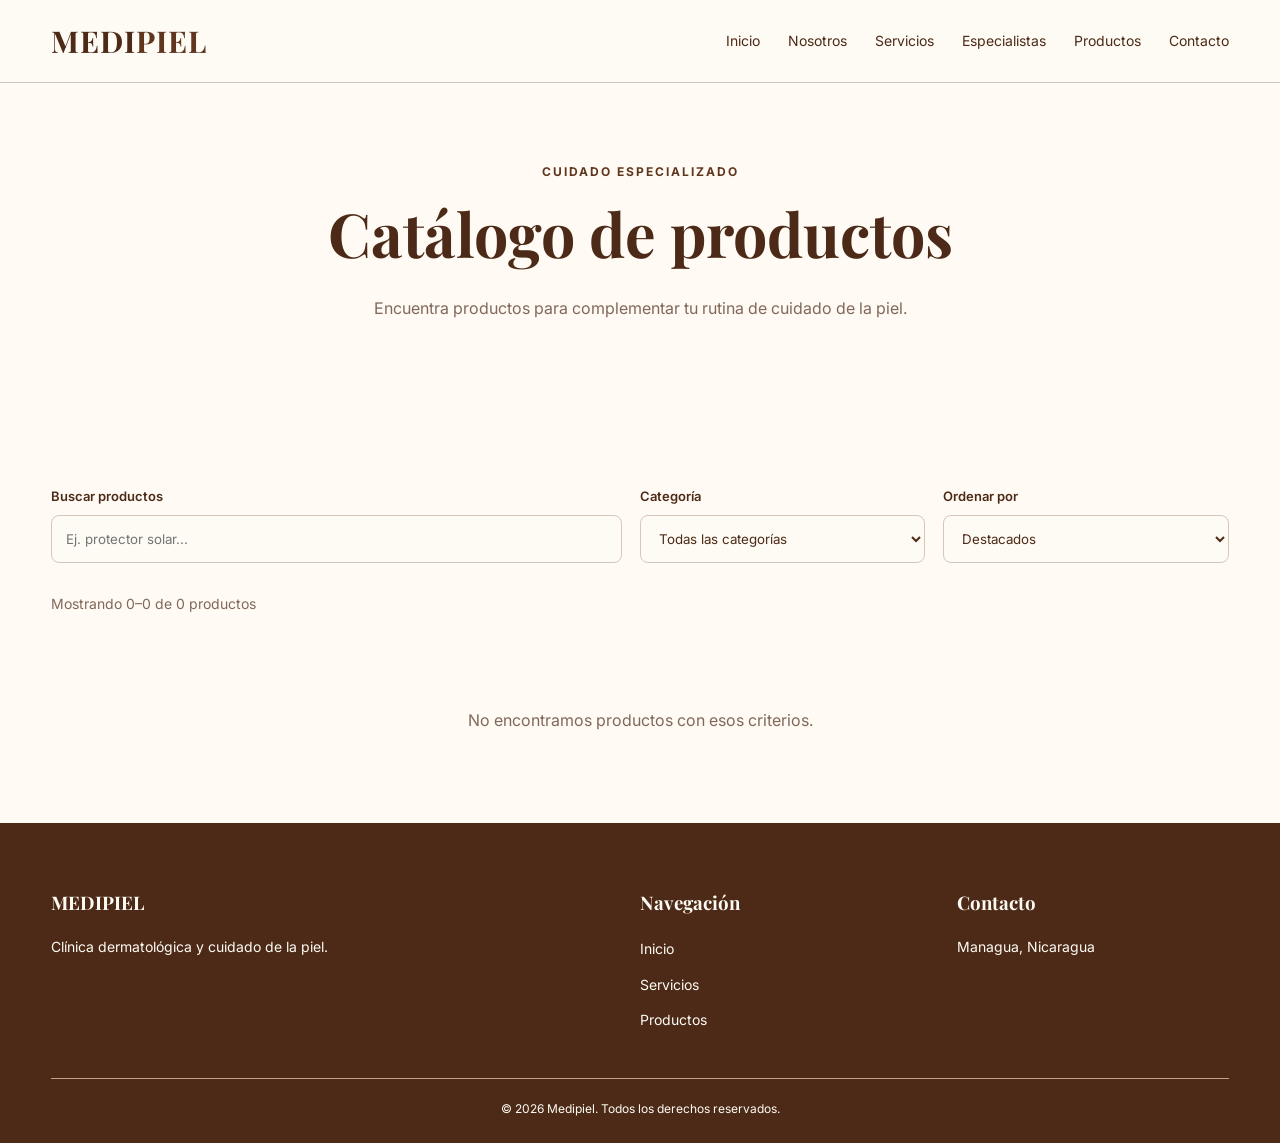
<file: catalogo.html>
<!DOCTYPE html>
<html lang="es">
<head>
  <meta charset="UTF-8">
  <meta name="viewport" content="width=device-width, initial-scale=1.0">

  <meta name="description" content="Catálogo de productos dermatológicos Medipiel.">

  <title>Productos | Medipiel</title>

  <link rel="preconnect" href="https://fonts.googleapis.com">
  <link rel="preconnect" href="https://fonts.gstatic.com" crossorigin>

  <link href="https://fonts.googleapis.com/css2?family=Inter:wght@400;500;600;700&family=Playfair+Display:wght@400;500;600;700&display=swap" rel="stylesheet">

  <link rel="stylesheet" href="assets/css/main.css">
  <link rel="stylesheet" href="assets/css/responsive.css">
  <link rel="stylesheet" href="assets/css/components.css">
</head>

<body>

  <header class="header">
    <div class="container navbar">
      <a href="index.html" class="logo">
        MEDI<span>PIEL</span>
      </a>

      <button class="menu-toggle" id="menuToggle"
        aria-label="Abrir menú" aria-expanded="false">☰</button>

      <nav>
        <ul class="nav-links" id="navLinks">
          <li><a href="index.html">Inicio</a></li>
          <li><a href="nosotros.html">Nosotros</a></li>
          <li><a href="servicios.html">Servicios</a></li>
          <li><a href="especialistas.html">Especialistas</a></li>
          <li><a href="catalogo.html">Productos</a></li>
          <li><a href="contacto.html">Contacto</a></li>
        </ul>
      </nav>
    </div>
  </header>

  <main>

    <section class="catalog-hero">
      <div class="container">
        <span class="hero-label">Cuidado especializado</span>
        <h1>Catálogo de productos</h1>
        <p>
          Encuentra productos para complementar
          tu rutina de cuidado de la piel.
        </p>
      </div>
    </section>

    <section class="section">
      <div class="container">

        <div class="catalog-toolbar">

          <div class="catalog-search">
            <label for="searchInput">Buscar productos</label>
            <input
              type="search"
              id="searchInput"
              placeholder="Ej. protector solar..."
            >
          </div>

          <div class="catalog-filter">
            <label for="categoryFilter">Categoría</label>
            <select id="categoryFilter">
              <option value="">Todas las categorías</option>
            </select>
          </div>

          <div class="catalog-filter">
            <label for="sortFilter">Ordenar por</label>
            <select id="sortFilter">
              <option value="default">Destacados</option>
              <option value="name-asc">Nombre A-Z</option>
              <option value="price-asc">Precio menor</option>
              <option value="price-desc">Precio mayor</option>
            </select>
          </div>

        </div>

        <div class="catalog-results">
          <p id="resultsCount" aria-live="polite">
            Cargando productos...
          </p>
        </div>

        <div id="catalogGrid" class="product-grid"
             aria-live="polite">
        </div>

        <div id="pagination" class="pagination"
             aria-label="Paginación del catálogo">
        </div>

        <div id="catalogMessage" class="catalog-message"
             role="status"></div>

      </div>
    </section>

  </main>

  <footer class="footer">
    <div class="container">
      <div class="footer-grid">
        <div>
          <h3>MEDIPIEL</h3>
          <p>Clínica dermatológica y cuidado de la piel.</p>
        </div>

        <div>
          <h3>Navegación</h3>
          <ul class="footer-links">
            <li><a href="index.html">Inicio</a></li>
            <li><a href="servicios.html">Servicios</a></li>
            <li><a href="catalogo.html">Productos</a></li>
          </ul>
        </div>

        <div>
          <h3>Contacto</h3>
          <p>Managua, Nicaragua</p>
        </div>
      </div>

      <div class="footer-bottom">
        © <span id="currentYear"></span> Medipiel.
        Todos los derechos reservados.
      </div>
    </div>
  </footer>

  <script src="assets/js/utils.js"></script>
  <script src="assets/js/main.js"></script>
  <script src="assets/js/whatsapp.js"></script>
  <script src="assets/js/catalog.js"></script>

</body>
</html>
</file>
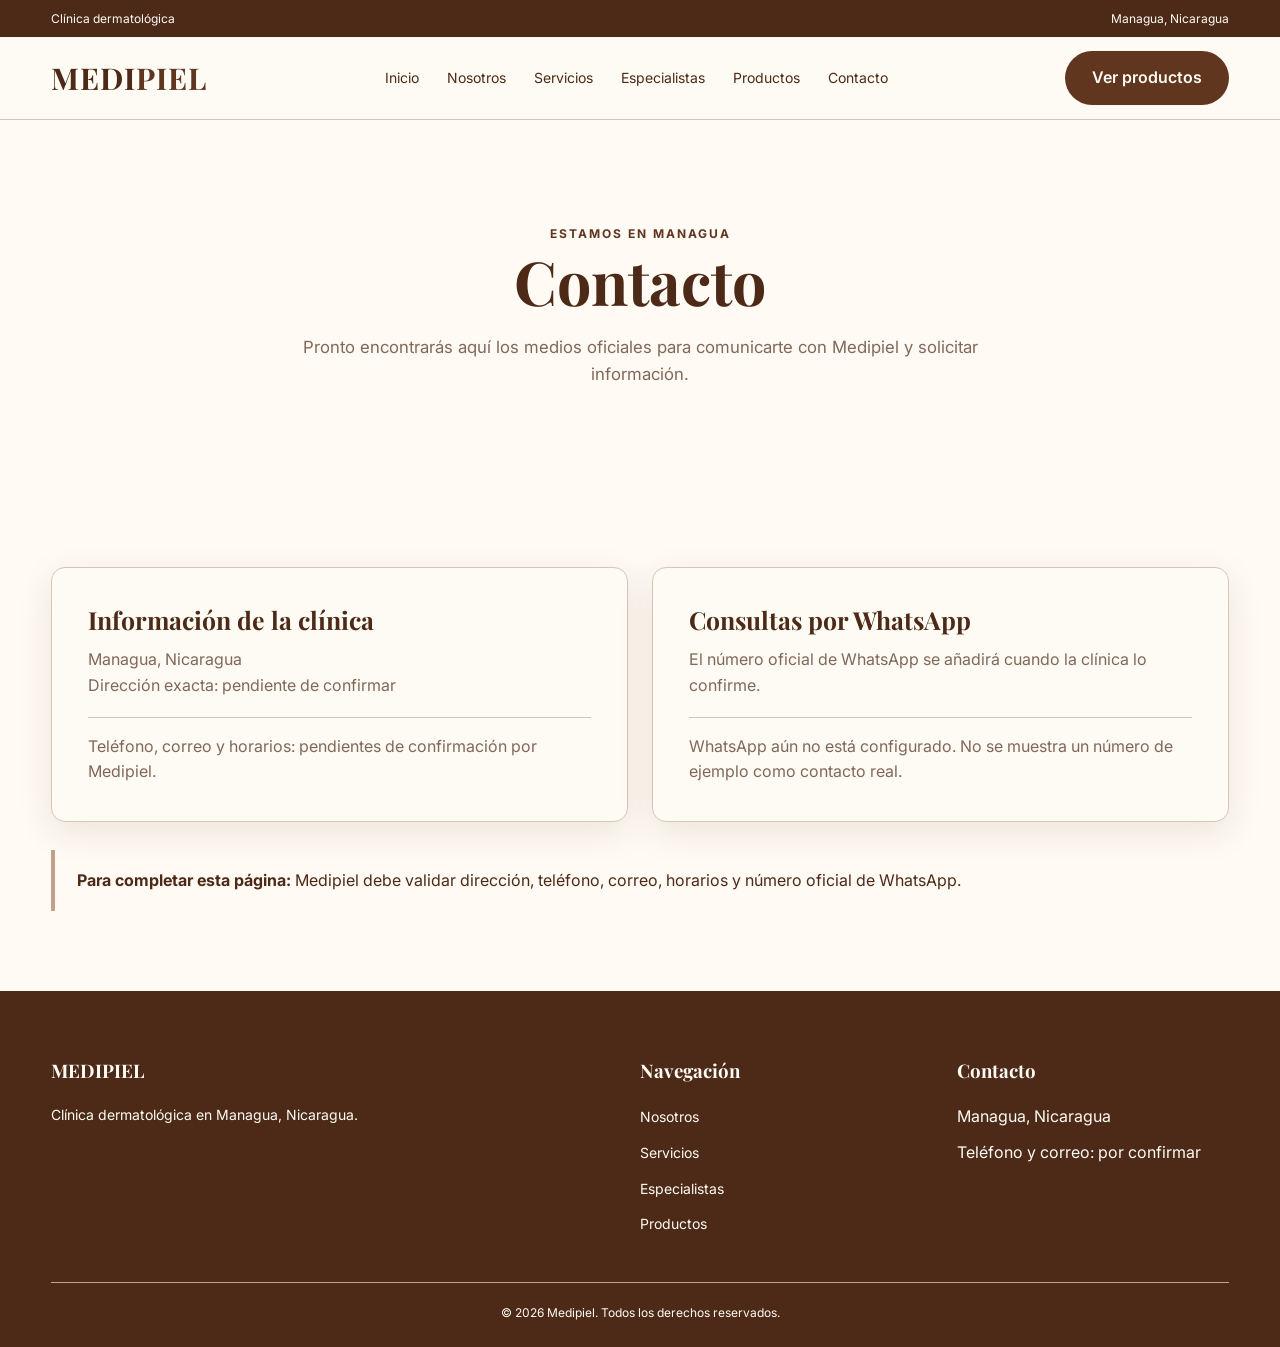
<file: contacto.html>
<!DOCTYPE html>
<html lang="es">
<head>
  <meta charset="UTF-8">
  <meta name="viewport" content="width=device-width, initial-scale=1.0">
  <meta name="description" content="Información de contacto de Medipiel en Managua. Los datos oficiales se confirmarán antes de publicación.">
  <title>Contacto | Medipiel</title>
  <link rel="preconnect" href="https://fonts.googleapis.com">
  <link rel="preconnect" href="https://fonts.gstatic.com" crossorigin>
  <link href="https://fonts.googleapis.com/css2?family=Inter:wght@400;500;600;700&family=Playfair+Display:wght@400;500;600;700&display=swap" rel="stylesheet">
  <link rel="stylesheet" href="assets/css/main.css">
  <link rel="stylesheet" href="assets/css/responsive.css">
  <link rel="stylesheet" href="assets/css/components.css">
</head>
<body>
  <div class="topbar"><div class="container topbar-content"><span>Clínica dermatológica</span><span>Managua, Nicaragua</span></div></div>
  <header class="header">
    <div class="container navbar">
      <a href="index.html" class="logo">MEDI<span>PIEL</span></a>
      <button class="menu-toggle" id="menuToggle" aria-label="Abrir menú" aria-expanded="false">☰</button>
      <nav aria-label="Navegación principal"><ul class="nav-links" id="navLinks">
        <li><a href="index.html">Inicio</a></li><li><a href="nosotros.html">Nosotros</a></li>
        <li><a href="servicios.html">Servicios</a></li><li><a href="especialistas.html">Especialistas</a></li>
        <li><a href="catalogo.html">Productos</a></li><li><a href="contacto.html" aria-current="page">Contacto</a></li>
      </ul></nav>
      <div class="nav-actions"><a href="catalogo.html" class="btn">Ver productos</a></div>
    </div>
  </header>

  <main>
    <section class="page-hero"><div class="container"><span class="hero-label">Estamos en Managua</span><h1>Contacto</h1><p>Pronto encontrarás aquí los medios oficiales para comunicarte con Medipiel y solicitar información.</p></div></section>
    <section class="page-content">
      <div class="container">
        <div class="contact-grid">
          <article class="contact-card">
            <h2>Información de la clínica</h2>
            <address>Managua, Nicaragua<br>Dirección exacta: pendiente de confirmar</address>
            <p class="contact-status">Teléfono, correo y horarios: pendientes de confirmación por Medipiel.</p>
          </article>
          <article class="contact-card">
            <h2>Consultas por WhatsApp</h2>
            <p>El número oficial de WhatsApp se añadirá cuando la clínica lo confirme.</p>
            <p class="contact-status">WhatsApp aún no está configurado. No se muestra un número de ejemplo como contacto real.</p>
          </article>
        </div>
        <aside class="approval-note" role="note"><strong>Para completar esta página:</strong> Medipiel debe validar dirección, teléfono, correo, horarios y número oficial de WhatsApp.</aside>
      </div>
    </section>
  </main>

  <footer class="footer"><div class="container"><div class="footer-grid">
    <div><h3>MEDIPIEL</h3><p>Clínica dermatológica en Managua, Nicaragua.</p></div>
    <div><h3>Navegación</h3><ul class="footer-links"><li><a href="nosotros.html">Nosotros</a></li><li><a href="servicios.html">Servicios</a></li><li><a href="especialistas.html">Especialistas</a></li><li><a href="catalogo.html">Productos</a></li></ul></div>
    <div><h3>Contacto</h3><ul class="footer-links"><li>Managua, Nicaragua</li><li>Teléfono y correo: por confirmar</li></ul></div>
  </div><div class="footer-bottom">© <span id="currentYear"></span> Medipiel. Todos los derechos reservados.</div></div></footer>
  <script src="assets/js/main.js"></script>
</body>
</html>
</file>
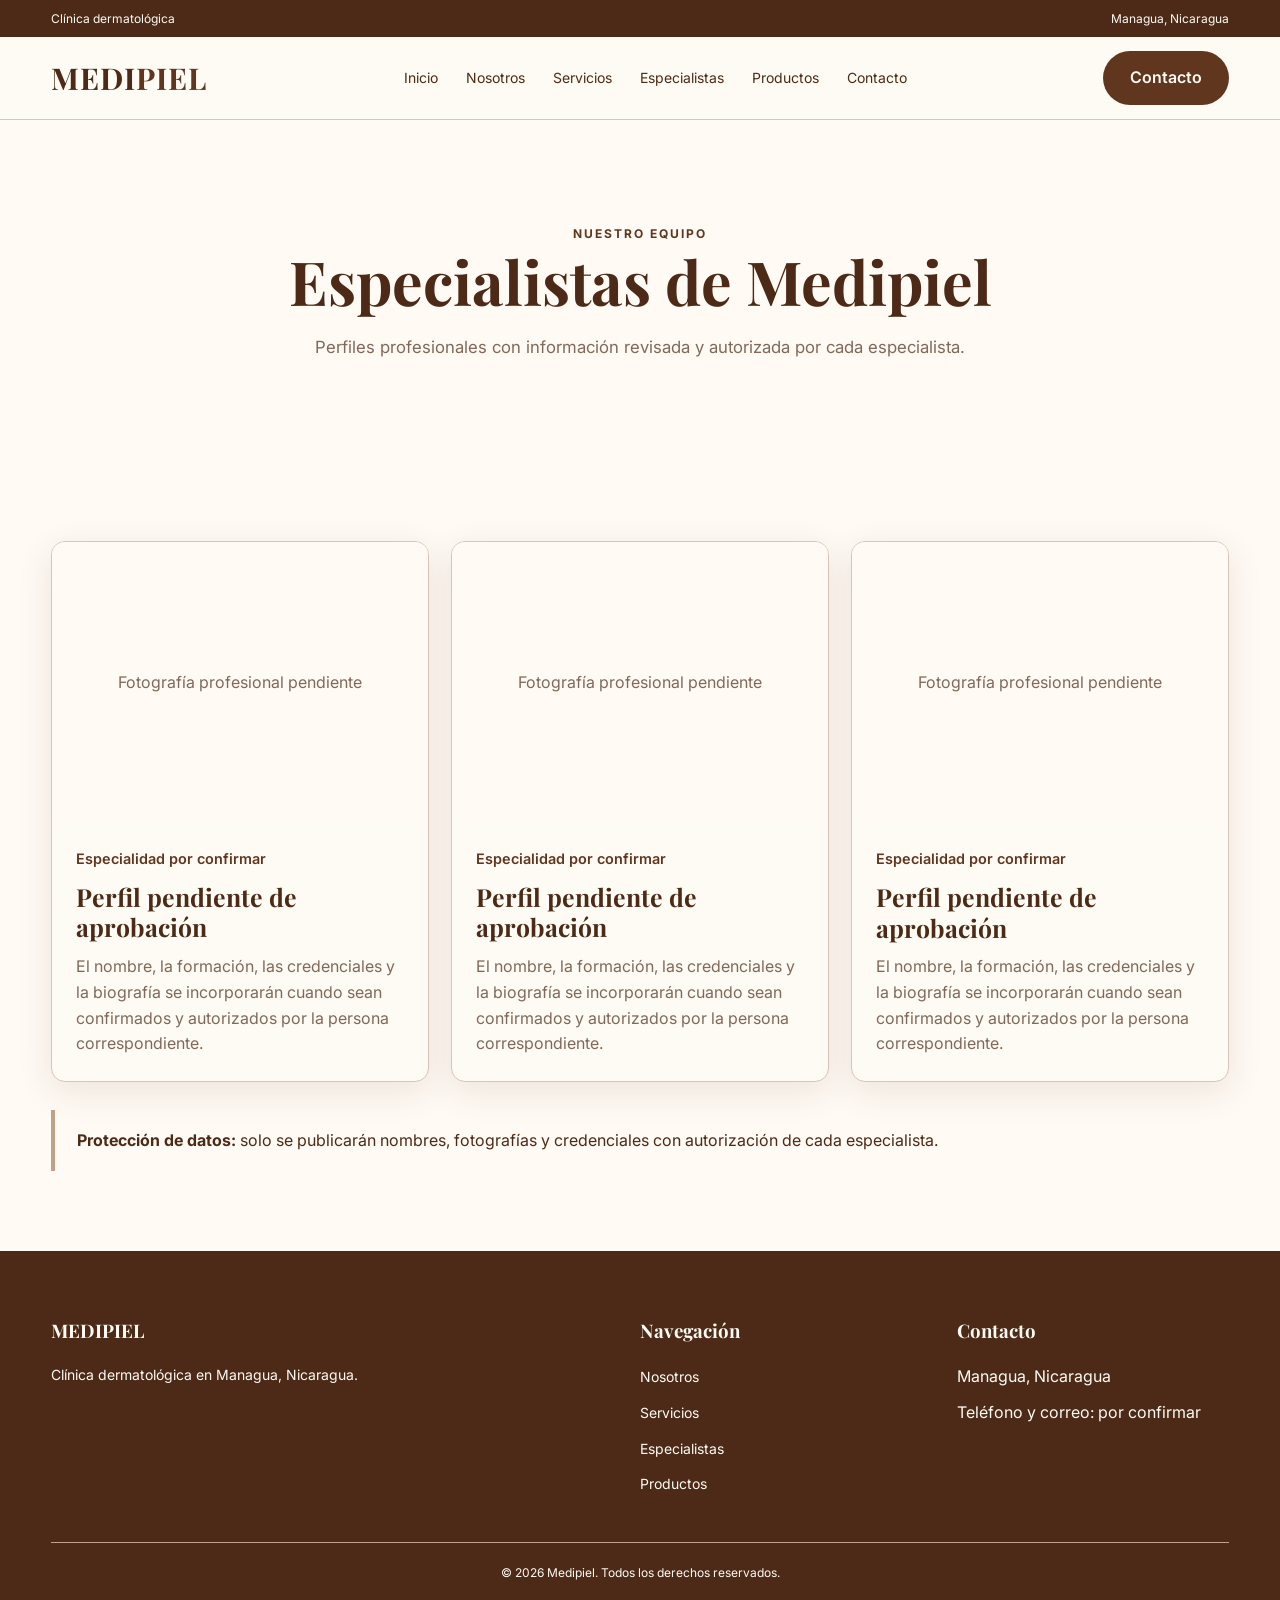
<file: especialistas.html>
<!DOCTYPE html>
<html lang="es">
<head>
  <meta charset="UTF-8">
  <meta name="viewport" content="width=device-width, initial-scale=1.0">
  <meta name="description" content="Conoce a los especialistas de Medipiel. Los perfiles se publicarán con autorización de sus titulares.">
  <title>Especialistas | Medipiel</title>
  <link rel="preconnect" href="https://fonts.googleapis.com">
  <link rel="preconnect" href="https://fonts.gstatic.com" crossorigin>
  <link href="https://fonts.googleapis.com/css2?family=Inter:wght@400;500;600;700&family=Playfair+Display:wght@400;500;600;700&display=swap" rel="stylesheet">
  <link rel="stylesheet" href="assets/css/main.css">
  <link rel="stylesheet" href="assets/css/responsive.css">
  <link rel="stylesheet" href="assets/css/components.css">
</head>
<body>
  <div class="topbar"><div class="container topbar-content"><span>Clínica dermatológica</span><span>Managua, Nicaragua</span></div></div>
  <header class="header">
    <div class="container navbar">
      <a href="index.html" class="logo">MEDI<span>PIEL</span></a>
      <button class="menu-toggle" id="menuToggle" aria-label="Abrir menú" aria-expanded="false">☰</button>
      <nav aria-label="Navegación principal"><ul class="nav-links" id="navLinks">
        <li><a href="index.html">Inicio</a></li><li><a href="nosotros.html">Nosotros</a></li>
        <li><a href="servicios.html">Servicios</a></li><li><a href="especialistas.html" aria-current="page">Especialistas</a></li>
        <li><a href="catalogo.html">Productos</a></li><li><a href="contacto.html">Contacto</a></li>
      </ul></nav>
      <div class="nav-actions"><a href="contacto.html" class="btn">Contacto</a></div>
    </div>
  </header>

  <main>
    <section class="page-hero"><div class="container"><span class="hero-label">Nuestro equipo</span><h1>Especialistas de Medipiel</h1><p>Perfiles profesionales con información revisada y autorizada por cada especialista.</p></div></section>
    <section class="page-content">
      <div class="container">
        <div class="specialist-grid">
          <article class="specialist-card">
            <div class="specialist-photo-placeholder" role="img" aria-label="Fotografía pendiente de autorización">Fotografía profesional pendiente</div>
            <div class="specialist-card-content"><p class="specialist-role">Especialidad por confirmar</p><h2>Perfil pendiente de aprobación</h2><p>El nombre, la formación, las credenciales y la biografía se incorporarán cuando sean confirmados y autorizados por la persona correspondiente.</p></div>
          </article>
          <article class="specialist-card">
            <div class="specialist-photo-placeholder" role="img" aria-label="Fotografía pendiente de autorización">Fotografía profesional pendiente</div>
            <div class="specialist-card-content"><p class="specialist-role">Especialidad por confirmar</p><h2>Perfil pendiente de aprobación</h2><p>El nombre, la formación, las credenciales y la biografía se incorporarán cuando sean confirmados y autorizados por la persona correspondiente.</p></div>
          </article>
          <article class="specialist-card">
            <div class="specialist-photo-placeholder" role="img" aria-label="Fotografía pendiente de autorización">Fotografía profesional pendiente</div>
            <div class="specialist-card-content"><p class="specialist-role">Especialidad por confirmar</p><h2>Perfil pendiente de aprobación</h2><p>El nombre, la formación, las credenciales y la biografía se incorporarán cuando sean confirmados y autorizados por la persona correspondiente.</p></div>
          </article>
        </div>
        <aside class="approval-note" role="note"><strong>Protección de datos:</strong> solo se publicarán nombres, fotografías y credenciales con autorización de cada especialista.</aside>
      </div>
    </section>
  </main>

  <footer class="footer"><div class="container"><div class="footer-grid">
    <div><h3>MEDIPIEL</h3><p>Clínica dermatológica en Managua, Nicaragua.</p></div>
    <div><h3>Navegación</h3><ul class="footer-links"><li><a href="nosotros.html">Nosotros</a></li><li><a href="servicios.html">Servicios</a></li><li><a href="especialistas.html">Especialistas</a></li><li><a href="catalogo.html">Productos</a></li></ul></div>
    <div><h3>Contacto</h3><ul class="footer-links"><li>Managua, Nicaragua</li><li>Teléfono y correo: por confirmar</li></ul></div>
  </div><div class="footer-bottom">© <span id="currentYear"></span> Medipiel. Todos los derechos reservados.</div></div></footer>
  <script src="assets/js/main.js"></script>
</body>
</html>
</file>
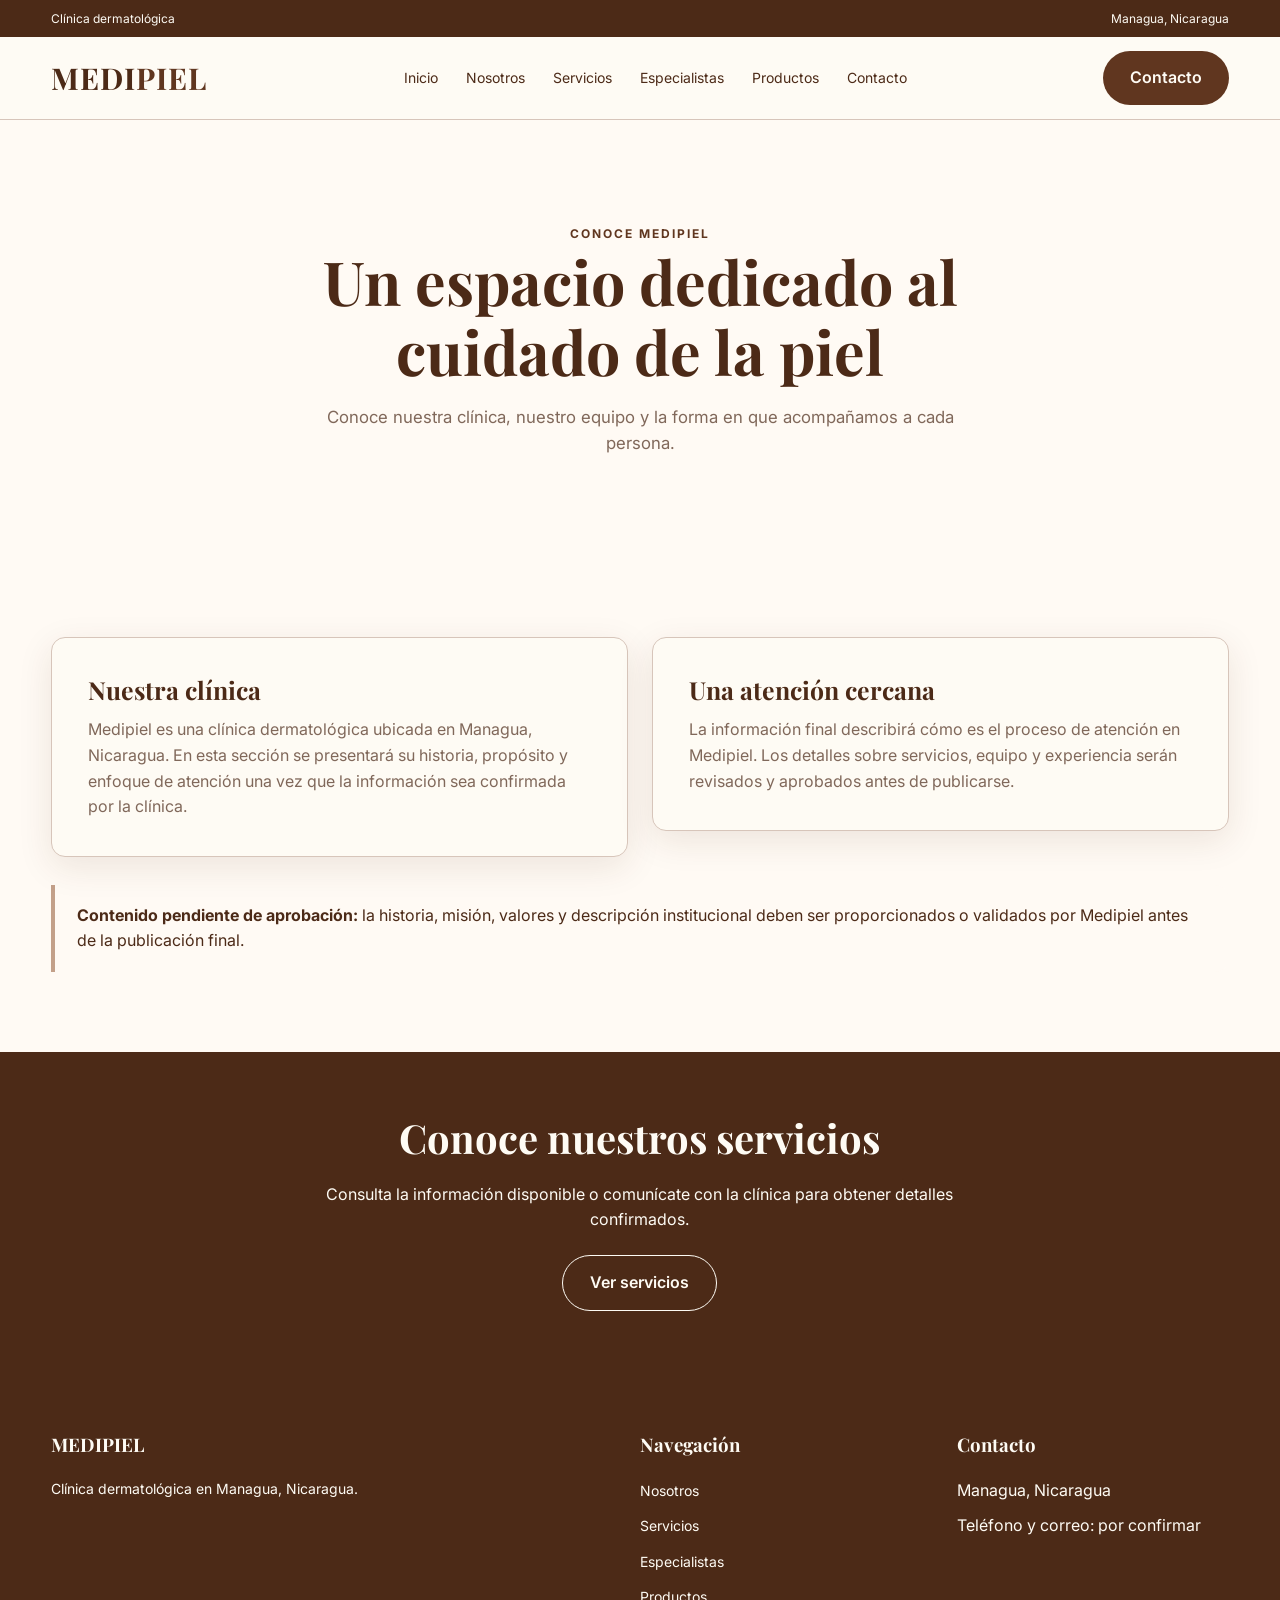
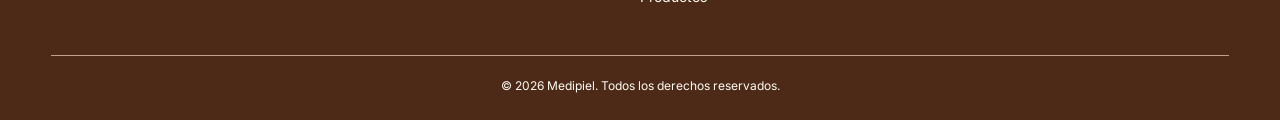
<file: nosotros.html>
<!DOCTYPE html>
<html lang="es">
<head>
  <meta charset="UTF-8">
  <meta name="viewport" content="width=device-width, initial-scale=1.0">
  <meta name="description" content="Conoce Medipiel, clínica dermatológica en Managua. Información institucional pendiente de validación.">
  <title>Nosotros | Medipiel</title>
  <link rel="preconnect" href="https://fonts.googleapis.com">
  <link rel="preconnect" href="https://fonts.gstatic.com" crossorigin>
  <link href="https://fonts.googleapis.com/css2?family=Inter:wght@400;500;600;700&family=Playfair+Display:wght@400;500;600;700&display=swap" rel="stylesheet">
  <link rel="stylesheet" href="assets/css/main.css">
  <link rel="stylesheet" href="assets/css/responsive.css">
  <link rel="stylesheet" href="assets/css/components.css">
</head>
<body>
  <div class="topbar"><div class="container topbar-content"><span>Clínica dermatológica</span><span>Managua, Nicaragua</span></div></div>
  <header class="header">
    <div class="container navbar">
      <a href="index.html" class="logo">MEDI<span>PIEL</span></a>
      <button class="menu-toggle" id="menuToggle" aria-label="Abrir menú" aria-expanded="false">☰</button>
      <nav aria-label="Navegación principal">
        <ul class="nav-links" id="navLinks">
          <li><a href="index.html">Inicio</a></li><li><a href="nosotros.html" aria-current="page">Nosotros</a></li>
          <li><a href="servicios.html">Servicios</a></li><li><a href="especialistas.html">Especialistas</a></li>
          <li><a href="catalogo.html">Productos</a></li><li><a href="contacto.html">Contacto</a></li>
        </ul>
      </nav>
      <div class="nav-actions"><a href="contacto.html" class="btn">Contacto</a></div>
    </div>
  </header>

  <main>
    <section class="page-hero">
      <div class="container">
        <span class="hero-label">Conoce Medipiel</span>
        <h1>Un espacio dedicado al cuidado de la piel</h1>
        <p>Conoce nuestra clínica, nuestro equipo y la forma en que acompañamos a cada persona.</p>
      </div>
    </section>

    <section class="page-content">
      <div class="container">
        <div class="content-columns">
          <article class="content-panel">
            <h2>Nuestra clínica</h2>
            <p>Medipiel es una clínica dermatológica ubicada en Managua, Nicaragua. En esta sección se presentará su historia, propósito y enfoque de atención una vez que la información sea confirmada por la clínica.</p>
          </article>
          <article class="content-panel">
            <h2>Una atención cercana</h2>
            <p>La información final describirá cómo es el proceso de atención en Medipiel. Los detalles sobre servicios, equipo y experiencia serán revisados y aprobados antes de publicarse.</p>
          </article>
        </div>
        <aside class="approval-note" role="note"><strong>Contenido pendiente de aprobación:</strong> la historia, misión, valores y descripción institucional deben ser proporcionados o validados por Medipiel antes de la publicación final.</aside>
      </div>
    </section>

    <section class="page-cta">
      <div class="container">
        <h2>Conoce nuestros servicios</h2>
        <p>Consulta la información disponible o comunícate con la clínica para obtener detalles confirmados.</p>
        <a href="servicios.html" class="btn btn-outline">Ver servicios</a>
      </div>
    </section>
  </main>

  <footer class="footer">
    <div class="container"><div class="footer-grid">
      <div><h3>MEDIPIEL</h3><p>Clínica dermatológica en Managua, Nicaragua.</p></div>
      <div><h3>Navegación</h3><ul class="footer-links"><li><a href="nosotros.html">Nosotros</a></li><li><a href="servicios.html">Servicios</a></li><li><a href="especialistas.html">Especialistas</a></li><li><a href="catalogo.html">Productos</a></li></ul></div>
      <div><h3>Contacto</h3><ul class="footer-links"><li>Managua, Nicaragua</li><li>Teléfono y correo: por confirmar</li></ul></div>
    </div><div class="footer-bottom">© <span id="currentYear"></span> Medipiel. Todos los derechos reservados.</div></div>
  </footer>
  <script src="assets/js/main.js"></script>
</body>
</html>
</file>
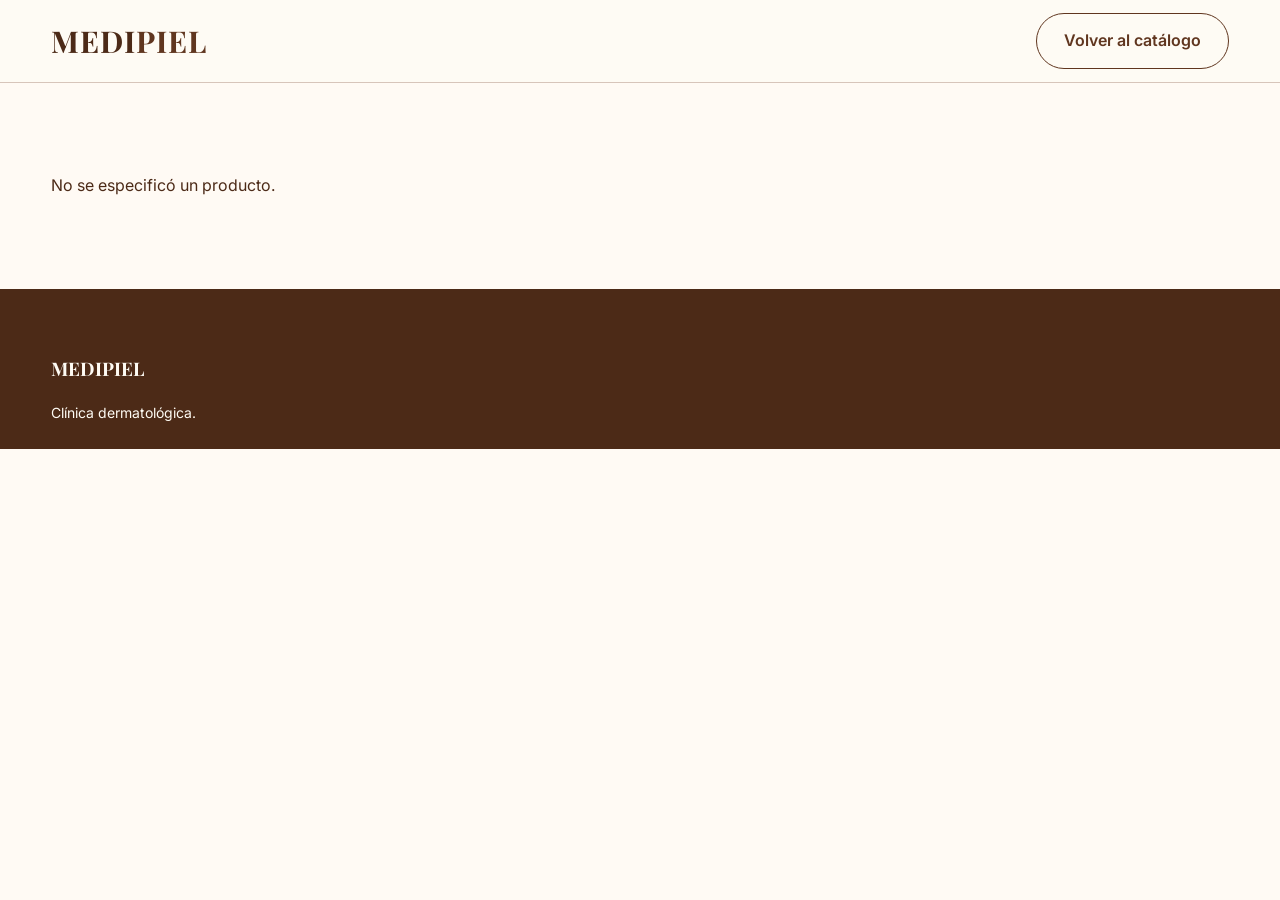
<file: producto.html>
<!DOCTYPE html>
<html lang="es">
<head>
  <meta charset="UTF-8">
  <meta name="viewport" content="width=device-width, initial-scale=1.0">

  <title>Producto | Medipiel</title>

  <link href="https://fonts.googleapis.com/css2?family=Inter:wght@400;500;600;700&family=Playfair+Display:wght@400;500;600;700&display=swap" rel="stylesheet">

  <link rel="stylesheet" href="assets/css/main.css">
  <link rel="stylesheet" href="assets/css/components.css">
  <link rel="stylesheet" href="assets/css/responsive.css">
</head>

<body>

  <header class="header">
    <div class="container navbar">
      <a href="index.html" class="logo">
        MEDI<span>PIEL</span>
      </a>
      <a href="catalogo.html" class="btn btn-outline">
        Volver al catálogo
      </a>
    </div>
  </header>

  <main class="section">
    <div class="container">
      <div id="productDetail" class="product-detail">
        Cargando producto...
      </div>
    </div>
  </main>

  <footer class="footer">
    <div class="container">
      <h3>MEDIPIEL</h3>
      <p>Clínica dermatológica.</p>
    </div>
  </footer>

  <script src="assets/js/utils.js"></script>
  <script src="assets/js/whatsapp.js"></script>
  <script src="assets/js/product-detail.js"></script>

</body>
</html>
</file>
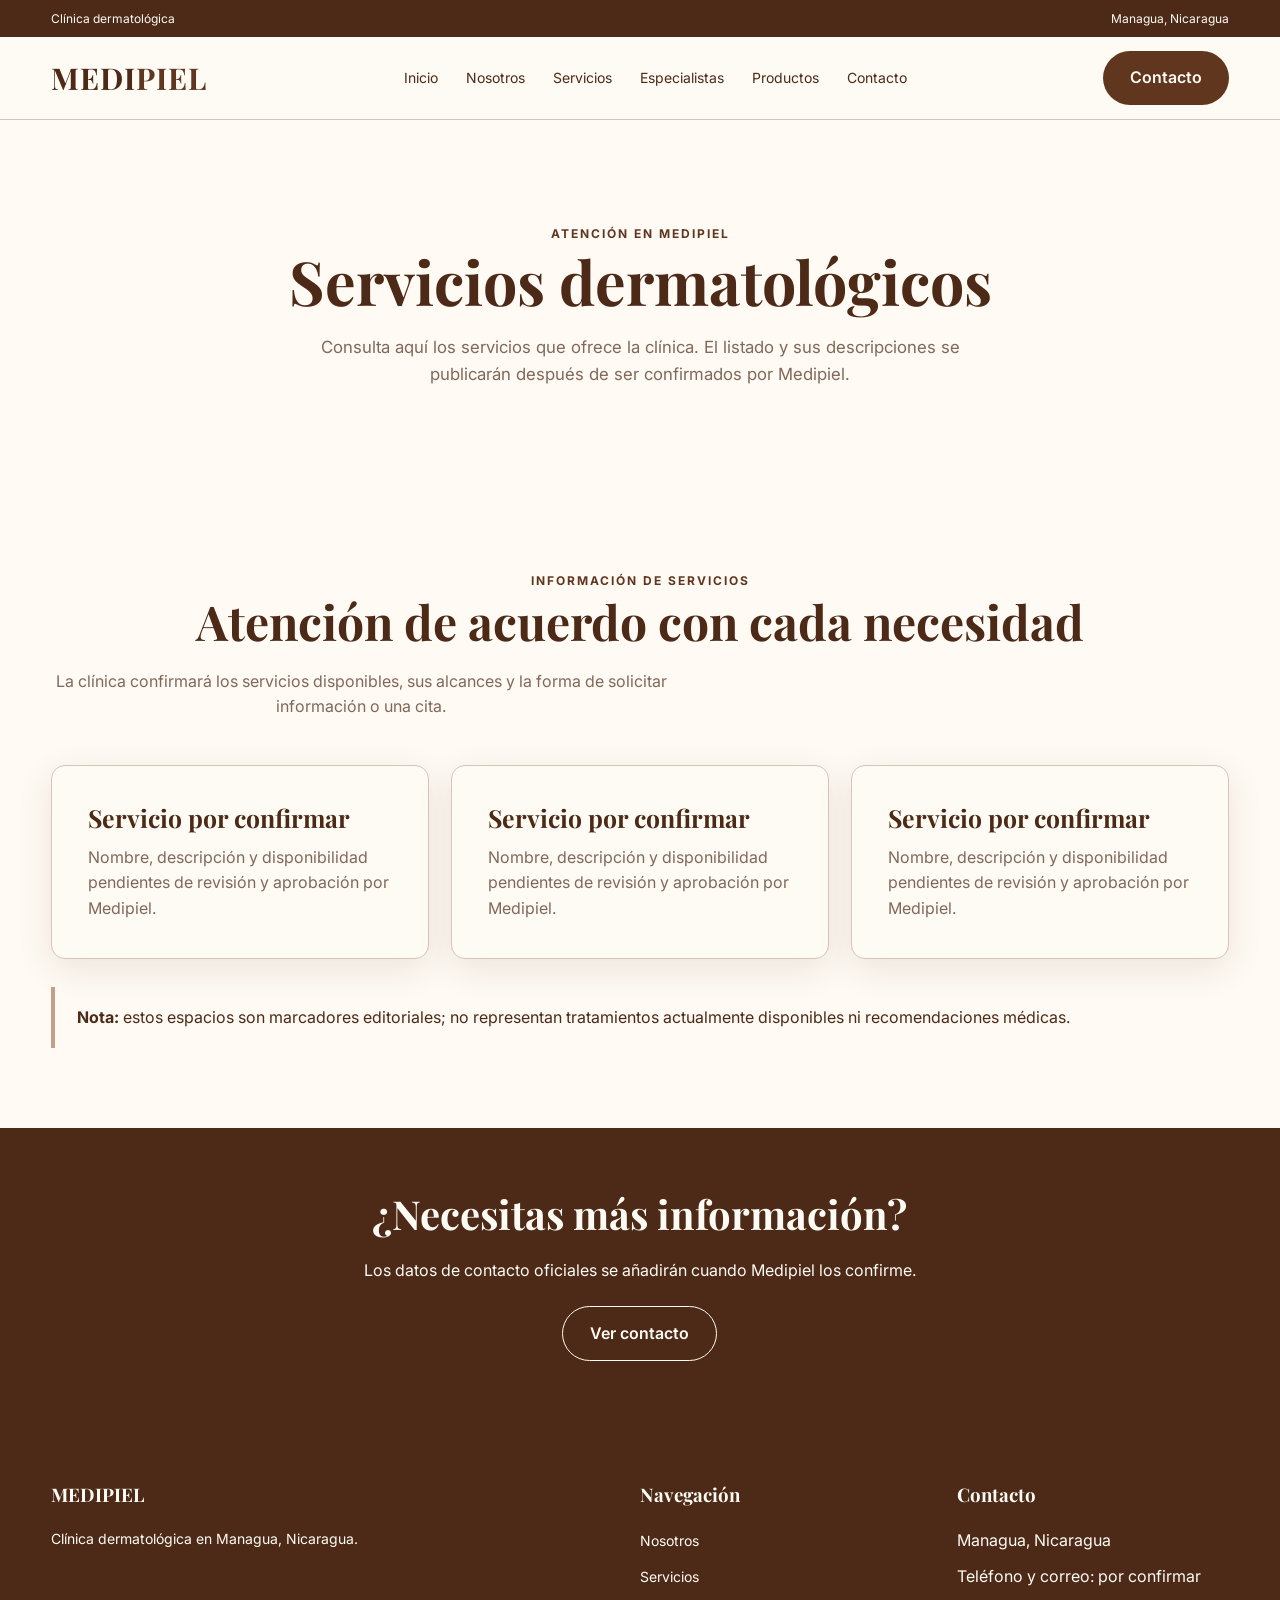
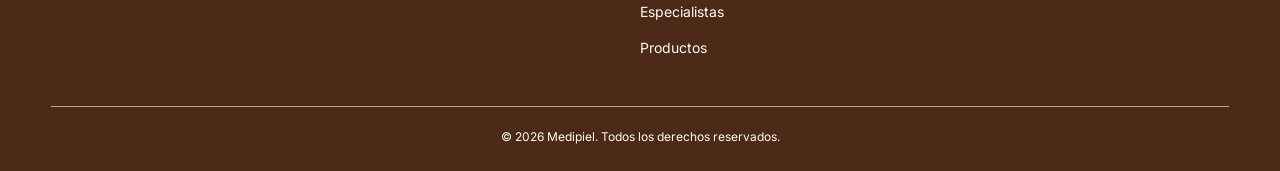
<file: servicios.html>
<!DOCTYPE html>
<html lang="es">
<head>
  <meta charset="UTF-8">
  <meta name="viewport" content="width=device-width, initial-scale=1.0">
  <meta name="description" content="Información sobre los servicios de Medipiel. Contenido pendiente de confirmación por la clínica.">
  <title>Servicios | Medipiel</title>
  <link rel="preconnect" href="https://fonts.googleapis.com">
  <link rel="preconnect" href="https://fonts.gstatic.com" crossorigin>
  <link href="https://fonts.googleapis.com/css2?family=Inter:wght@400;500;600;700&family=Playfair+Display:wght@400;500;600;700&display=swap" rel="stylesheet">
  <link rel="stylesheet" href="assets/css/main.css">
  <link rel="stylesheet" href="assets/css/responsive.css">
  <link rel="stylesheet" href="assets/css/components.css">
</head>
<body>
  <div class="topbar"><div class="container topbar-content"><span>Clínica dermatológica</span><span>Managua, Nicaragua</span></div></div>
  <header class="header">
    <div class="container navbar">
      <a href="index.html" class="logo">MEDI<span>PIEL</span></a>
      <button class="menu-toggle" id="menuToggle" aria-label="Abrir menú" aria-expanded="false">☰</button>
      <nav aria-label="Navegación principal"><ul class="nav-links" id="navLinks">
        <li><a href="index.html">Inicio</a></li><li><a href="nosotros.html">Nosotros</a></li>
        <li><a href="servicios.html" aria-current="page">Servicios</a></li><li><a href="especialistas.html">Especialistas</a></li>
        <li><a href="catalogo.html">Productos</a></li><li><a href="contacto.html">Contacto</a></li>
      </ul></nav>
      <div class="nav-actions"><a href="contacto.html" class="btn">Contacto</a></div>
    </div>
  </header>

  <main>
    <section class="page-hero">
      <div class="container"><span class="hero-label">Atención en Medipiel</span><h1>Servicios dermatológicos</h1><p>Consulta aquí los servicios que ofrece la clínica. El listado y sus descripciones se publicarán después de ser confirmados por Medipiel.</p></div>
    </section>
    <section class="page-content">
      <div class="container">
        <div class="section-heading"><span class="hero-label">Información de servicios</span><h2 class="section-title">Atención de acuerdo con cada necesidad</h2><p class="section-description">La clínica confirmará los servicios disponibles, sus alcances y la forma de solicitar información o una cita.</p></div>
        <div class="service-placeholder-grid">
          <article class="service-placeholder"><h2>Servicio por confirmar</h2><p>Nombre, descripción y disponibilidad pendientes de revisión y aprobación por Medipiel.</p></article>
          <article class="service-placeholder"><h2>Servicio por confirmar</h2><p>Nombre, descripción y disponibilidad pendientes de revisión y aprobación por Medipiel.</p></article>
          <article class="service-placeholder"><h2>Servicio por confirmar</h2><p>Nombre, descripción y disponibilidad pendientes de revisión y aprobación por Medipiel.</p></article>
        </div>
        <aside class="approval-note" role="note"><strong>Nota:</strong> estos espacios son marcadores editoriales; no representan tratamientos actualmente disponibles ni recomendaciones médicas.</aside>
      </div>
    </section>
    <section class="page-cta"><div class="container"><h2>¿Necesitas más información?</h2><p>Los datos de contacto oficiales se añadirán cuando Medipiel los confirme.</p><a href="contacto.html" class="btn btn-outline">Ver contacto</a></div></section>
  </main>

  <footer class="footer"><div class="container"><div class="footer-grid">
    <div><h3>MEDIPIEL</h3><p>Clínica dermatológica en Managua, Nicaragua.</p></div>
    <div><h3>Navegación</h3><ul class="footer-links"><li><a href="nosotros.html">Nosotros</a></li><li><a href="servicios.html">Servicios</a></li><li><a href="especialistas.html">Especialistas</a></li><li><a href="catalogo.html">Productos</a></li></ul></div>
    <div><h3>Contacto</h3><ul class="footer-links"><li>Managua, Nicaragua</li><li>Teléfono y correo: por confirmar</li></ul></div>
  </div><div class="footer-bottom">© <span id="currentYear"></span> Medipiel. Todos los derechos reservados.</div></div></footer>
  <script src="assets/js/main.js"></script>
</body>
</html>
</file>
<file: assets/css/main.css>
:root {
  /* Paleta corporativa Medipiel */
  --color-primary: #60361F;
  --color-primary-dark: #4C2A17;
  --color-background: #FFFAF4;
  --color-surface: #FEFBF4;
  --color-beige: #D7C5BA;
  --color-nude: #C3A089;
  --color-text: #4C2A17;
  --color-text-secondary: #80685A;
  --color-border: #D7C5BA;
  --color-button: #60361F;
  --color-button-hover: #4C2A17;

  /* Alias conservados para los componentes existentes */
  --color-sage: var(--color-beige);
  --color-cream: var(--color-background);
  --color-white: var(--color-surface);
  --color-muted: var(--color-text-secondary);

  --font-main: 'Inter', sans-serif;
  --font-heading: 'Playfair Display', serif;

  --container: 1200px;
  --radius: 14px;
  --shadow: 0 10px 35px rgba(76, 42, 23, 0.10);
}

* {
  margin: 0;
  padding: 0;
  box-sizing: border-box;
}

html {
  scroll-behavior: smooth;
}

body {
  font-family: var(--font-main);
  color: var(--color-text);
  background: var(--color-background);
  line-height: 1.6;
}

a {
  text-decoration: none;
  color: inherit;
}

img {
  display: block;
  max-width: 100%;
}

.container {
  width: min(92%, var(--container));
  margin-inline: auto;
}

.section {
  padding: 90px 0;
}

.section-title {
  font-family: var(--font-heading);
  font-size: clamp(2rem, 4vw, 3rem);
  line-height: 1.2;
  color: var(--color-primary-dark);
  margin-bottom: 18px;
}

.section-description {
  color: var(--color-muted);
  max-width: 620px;
}

.btn {
  display: inline-flex;
  justify-content: center;
  align-items: center;
  padding: 14px 27px;
  border-radius: 50px;
  background: var(--color-button);
  color: var(--color-surface);
  font-weight: 600;
  transition: .25s ease;
}

.btn:hover {
  background: var(--color-button-hover);
  transform: translateY(-2px);
}

.btn-outline {
  background: transparent;
  border: 1px solid var(--color-primary);
  color: var(--color-primary);
}

.btn-outline:hover {
  color: var(--color-surface);
}

/* Topbar */

.topbar {
  background: var(--color-primary-dark);
  color: var(--color-surface);
  padding: 9px 0;
  font-size: 12px;
}

.topbar-content {
  display: flex;
  justify-content: space-between;
  gap: 20px;
}

/* Header */

.header {
  background: var(--color-surface);
  border-bottom: 1px solid var(--color-border);
  position: sticky;
  top: 0;
  z-index: 100;
}

.navbar {
  min-height: 82px;
  display: flex;
  align-items: center;
  justify-content: space-between;
  gap: 30px;
}

.logo {
  font-family: var(--font-heading);
  font-size: 30px;
  font-weight: 700;
  color: var(--color-primary-dark);
  letter-spacing: 1px;
}

.logo span {
  color: var(--color-primary);
}

.nav-links {
  display: flex;
  align-items: center;
  gap: 28px;
  list-style: none;
  font-size: 14px;
}

.nav-links a:hover {
  color: var(--color-primary);
}

.nav-actions {
  display: flex;
  align-items: center;
  gap: 12px;
}

.menu-toggle {
  display: none;
  background: none;
  border: 0;
  font-size: 25px;
  cursor: pointer;
  color: var(--color-primary-dark);
}

/* Hero */

.hero {
  background: var(--color-cream);
  padding: 75px 0;
}

.hero-content {
  display: grid;
  grid-template-columns: 1fr 1fr;
  align-items: center;
  gap: 55px;
}

.hero-label {
  color: var(--color-primary);
  text-transform: uppercase;
  font-size: 12px;
  font-weight: 700;
  letter-spacing: 2px;
  margin-bottom: 20px;
}

.hero h1 {
  font-family: var(--font-heading);
  font-size: clamp(2.7rem, 5vw, 4.6rem);
  line-height: 1.12;
  color: var(--color-primary-dark);
  margin-bottom: 25px;
}

.hero p {
  color: var(--color-muted);
  max-width: 480px;
  margin-bottom: 30px;
}

.hero-buttons {
  display: flex;
  gap: 14px;
  flex-wrap: wrap;
}

.hero-image {
  height: 480px;
  border-radius: 180px 180px 20px 20px;
  overflow: hidden;
  box-shadow: var(--shadow);
}

.hero-image img {
  width: 100%;
  height: 100%;
  object-fit: cover;
}

/* Intro */

.intro {
  text-align: center;
}

.intro .section-description {
  margin: auto;
}

/* Services */

.services {
  background: var(--color-cream);
}

.section-heading {
  text-align: center;
  margin-bottom: 45px;
}

.service-grid {
  display: grid;
  grid-template-columns: repeat(3, 1fr);
  gap: 24px;
}

.service-card {
  background: var(--color-surface);
  padding: 32px;
  border-radius: var(--radius);
  box-shadow: var(--shadow);
  transition: .25s ease;
}

.service-card:hover {
  transform: translateY(-5px);
}

.service-icon {
  font-size: 30px;
  margin-bottom: 18px;
}

.service-card h3 {
  font-family: var(--font-heading);
  font-size: 22px;
  margin-bottom: 12px;
  color: var(--color-primary-dark);
}

.service-card p {
  font-size: 14px;
  color: var(--color-muted);
}

/* Featured products */

.product-grid {
  display: grid;
  grid-template-columns: repeat(4, 1fr);
  gap: 22px;
}

.product-card {
  border: 1px solid var(--color-border);
  border-radius: var(--radius);
  overflow: hidden;
  transition: .25s ease;
}

.product-card:hover {
  box-shadow: var(--shadow);
  transform: translateY(-4px);
}

.product-card img {
  width: 100%;
  aspect-ratio: 1;
  object-fit: contain;
  background: var(--color-cream);
}

.product-info {
  padding: 18px;
}

.product-info h3 {
  font-size: 15px;
  margin-bottom: 5px;
}

.product-info p {
  color: var(--color-muted);
  font-size: 13px;
}

/* CTA */

.cta {
  background: var(--color-primary-dark);
  color: var(--color-surface);
  text-align: center;
  padding: 75px 20px;
}

.cta h2 {
  font-family: var(--font-heading);
  font-size: clamp(2rem, 4vw, 3rem);
  margin-bottom: 15px;
}

.cta p {
  color: var(--color-surface);
  margin-bottom: 25px;
}

/* Footer */

.footer {
  background: var(--color-primary-dark);
  color: var(--color-surface);
  padding: 65px 0 25px;
}

.footer-grid {
  display: grid;
  grid-template-columns: 2fr 1fr 1fr;
  gap: 45px;
}

.footer h3 {
  font-family: var(--font-heading);
  margin-bottom: 18px;
}

.footer p,
.footer a {
  color: var(--color-surface);
  font-size: 14px;
}

.footer-links {
  display: grid;
  gap: 10px;
  list-style: none;
}

.footer-bottom {
  border-top: 1px solid var(--color-nude);
  margin-top: 45px;
  padding-top: 20px;
  text-align: center;
  color: var(--color-surface);
  font-size: 12px;
}

:focus-visible {
  outline: 3px solid var(--color-nude);
  outline-offset: 3px;
}
</file>
<file: assets/css/responsive.css>
@media (max-width: 900px) {

  .navbar {
    flex-wrap: wrap;
    min-height: 75px;
  }

  .menu-toggle {
    display: block;
    order: 2;
  }

  .nav-actions {
    display: none;
  }

  .navbar nav {
    width: 100%;
  }

  .nav-links {
    display: none;
    flex-direction: column;
    align-items: flex-start;
    gap: 18px;
    padding: 20px 0;
  }

  .nav-links.active {
    display: flex;
  }

  .hero-content {
    grid-template-columns: 1fr;
  }

  .hero-image {
    height: 380px;
  }

  .product-grid {
    grid-template-columns: repeat(2, 1fr);
  }

  .footer-grid {
    grid-template-columns: 1fr 1fr;
  }
}

@media (max-width: 600px) {

  .section {
    padding: 65px 0;
  }

  .topbar-content {
    justify-content: center;
    text-align: center;
  }

  .topbar-content span:last-child {
    display: none;
  }

  .hero {
    padding: 55px 0;
  }

  .hero h1 {
    font-size: 42px;
  }

  .hero-image {
    height: 320px;
    border-radius: 120px 120px 15px 15px;
  }

  .hero-buttons {
    flex-direction: column;
  }

  .hero-buttons .btn {
    width: 100%;
  }

  .service-grid {
    grid-template-columns: 1fr;
  }

  .product-grid {
    grid-template-columns: repeat(2, minmax(0, 1fr));
    gap: 12px;
  }

  .product-info {
    padding: 12px;
  }

  .product-info h3 {
    font-size: 13px;
  }

  .footer-grid {
    grid-template-columns: 1fr;
    gap: 30px;
  }
}
</file>
<file: assets/css/components.css>
/* Catalog */

.catalog-hero {
  background: var(--color-cream);
  padding: 75px 0;
  text-align: center;
}

.catalog-hero h1 {
  font-family: var(--font-heading);
  font-size: clamp(2.5rem, 5vw, 3.8rem);
  color: var(--color-primary-dark);
  margin-bottom: 15px;
}

.catalog-hero p {
  color: var(--color-muted);
}

.catalog-toolbar {
  display: grid;
  grid-template-columns: 2fr 1fr 1fr;
  gap: 18px;
  align-items: end;
  margin-bottom: 30px;
}

.catalog-toolbar label {
  display: block;
  font-size: 13px;
  font-weight: 600;
  margin-bottom: 8px;
}

.catalog-toolbar input,
.catalog-toolbar select {
  width: 100%;
  height: 48px;
  padding: 0 14px;
  border: 1px solid var(--color-border);
  border-radius: 8px;
  background: var(--color-surface);
  color: var(--color-text);
  font-family: inherit;
  outline: none;
}

.catalog-toolbar input:focus,
.catalog-toolbar select:focus {
  border-color: var(--color-primary);
  box-shadow: 0 0 0 3px rgba(96, 54, 31, .14);
}

.catalog-results {
  margin-bottom: 22px;
  color: var(--color-muted);
  font-size: 14px;
}

.product-grid {
  display: grid;
  grid-template-columns: repeat(4, 1fr);
  gap: 22px;
}

.product-card {
  min-width: 0;
  display: flex;
  flex-direction: column;
}

.product-image {
  background: var(--color-cream);
  aspect-ratio: 1;
  overflow: hidden;
  position: relative;
}

.product-image img {
  width: 100%;
  height: 100%;
  object-fit: contain;
}

.product-image-empty,
.detail-image-empty {
  display: grid;
  place-items: center;
  color: var(--color-muted);
  font-size: 14px;
  text-align: center;
  padding: 20px;
}

.product-info {
  display: flex;
  flex-direction: column;
  flex: 1;
  gap: 7px;
}

.product-brand {
  color: var(--color-primary);
  font-size: 12px;
  font-weight: 600;
}

.product-name {
  font-size: 15px;
  line-height: 1.4;
}

.product-price {
  font-size: 15px;
  font-weight: 700;
  color: var(--color-primary-dark);
}

.product-actions {
  display: grid;
  grid-template-columns: 1fr;
  gap: 8px;
  margin-top: 12px;
}

.product-actions .btn {
  font-size: 12px;
  padding: 11px;
}

.pagination {
  display: flex;
  flex-wrap: wrap;
  justify-content: center;
  gap: 8px;
  margin-top: 45px;
}

.page-button {
  min-width: 42px;
  height: 42px;
  border: 1px solid var(--color-border);
  border-radius: 8px;
  background: var(--color-surface);
  cursor: pointer;
  color: var(--color-text);
}

.page-button.active,
.page-button:hover:not(:disabled) {
  background: var(--color-primary);
  color: var(--color-surface);
  border-color: var(--color-primary);
}

.page-button:disabled {
  opacity: .4;
  cursor: not-allowed;
}

.catalog-message {
  text-align: center;
  margin-top: 25px;
  color: var(--color-muted);
}

@media (max-width: 900px) {
  .product-grid {
    grid-template-columns: repeat(3, 1fr);
  }
}

@media (max-width: 650px) {
  .catalog-toolbar {
    grid-template-columns: 1fr;
  }

  .product-grid {
    grid-template-columns: repeat(2, minmax(0, 1fr));
    gap: 12px;
  }

  .catalog-hero {
    padding: 55px 0;
  }
}


.detail-layout {
  display: grid;
  grid-template-columns: 1fr 1fr;
  gap: 55px;
  align-items: center;
  max-width: 1000px;
  margin: auto;
}

.detail-image {
  width: 100%;
  aspect-ratio: 1;
  object-fit: contain;
  background: var(--color-cream);
  border-radius: var(--radius);
}

.detail-image-container {
  width: 100%;
  aspect-ratio: 1;
  background: var(--color-cream);
  border-radius: var(--radius);
  overflow: hidden;
}

.detail-image-container .detail-image {
  height: 100%;
}

.detail-layout .section-title {
  margin-top: 12px;
}

.detail-layout .product-price {
  margin: 25px 0;
  font-size: 22px;
}

.page-hero {
  background: var(--color-background);
  padding: clamp(56px, 9vw, 100px) 0;
  text-align: center;
}

.page-hero .container {
  max-width: 820px;
}

.page-hero h1 {
  color: var(--color-primary-dark);
  font-family: var(--font-heading);
  font-size: clamp(2.35rem, 5vw, 3.8rem);
  line-height: 1.15;
  margin-bottom: 18px;
}

.page-hero p {
  color: var(--color-text-secondary);
  font-size: 1.05rem;
  margin-inline: auto;
  max-width: 680px;
}

.page-content {
  padding: clamp(48px, 7vw, 80px) 0;
}

.page-content-alt {
  background: var(--color-surface);
}

.content-columns,
.contact-grid {
  display: grid;
  grid-template-columns: repeat(2, minmax(0, 1fr));
  gap: 24px;
  align-items: start;
}

.content-panel,
.contact-card,
.specialist-card,
.service-placeholder {
  background: var(--color-surface);
  border: 1px solid var(--color-border);
  border-radius: var(--radius);
  box-shadow: var(--shadow);
  padding: clamp(22px, 4vw, 36px);
}

.content-panel h2,
.contact-card h2,
.specialist-card h2,
.service-placeholder h2 {
  color: var(--color-primary-dark);
  font-family: var(--font-heading);
  font-size: 1.55rem;
  line-height: 1.25;
  margin-bottom: 12px;
}

.content-panel p,
.contact-card p,
.specialist-card p,
.service-placeholder p {
  color: var(--color-text-secondary);
}

.approval-note {
  background: var(--color-background);
  border-left: 4px solid var(--color-nude);
  border-radius: 0 var(--radius) var(--radius) 0;
  color: var(--color-text);
  margin-top: 28px;
  padding: 18px 22px;
}

.approval-note strong {
  color: var(--color-primary-dark);
}

.service-placeholder-grid,
.specialist-grid {
  display: grid;
  grid-template-columns: repeat(3, minmax(0, 1fr));
  gap: 22px;
}

.service-placeholder {
  height: 100%;
}

.specialist-card {
  padding: 0;
  overflow: hidden;
}

.specialist-photo-placeholder {
  align-items: center;
  aspect-ratio: 4 / 3;
  background: var(--color-background);
  color: var(--color-text-secondary);
  display: flex;
  justify-content: center;
  padding: 20px;
  text-align: center;
}

.specialist-card-content {
  padding: 24px;
}

.specialist-card .specialist-role {
  color: var(--color-primary);
  font-size: .9rem;
  font-weight: 600;
  margin-bottom: 10px;
}

.contact-card address {
  color: var(--color-text-secondary);
  font-style: normal;
}

.contact-card .contact-status {
  border-top: 1px solid var(--color-border);
  margin-top: 18px;
  padding-top: 16px;
}

.page-cta {
  background: var(--color-primary-dark);
  color: var(--color-surface);
  padding: 54px 20px;
  text-align: center;
}

.page-cta h2 {
  font-family: var(--font-heading);
  font-size: clamp(1.8rem, 4vw, 2.5rem);
  margin-bottom: 12px;
}

.page-cta p {
  color: var(--color-surface);
  margin: 0 auto 22px;
  max-width: 640px;
}

.page-cta .btn-outline {
  border-color: var(--color-surface);
  color: var(--color-surface);
}

.page-cta .btn-outline:hover {
  background: var(--color-surface);
  color: var(--color-primary-dark);
}

@media (max-width: 700px) {
  .detail-layout {
    grid-template-columns: 1fr;
    gap: 30px;
  }
}

@media (max-width: 760px) {
  .content-columns,
  .contact-grid,
  .service-placeholder-grid,
  .specialist-grid {
    grid-template-columns: 1fr;
  }
}
</file>
